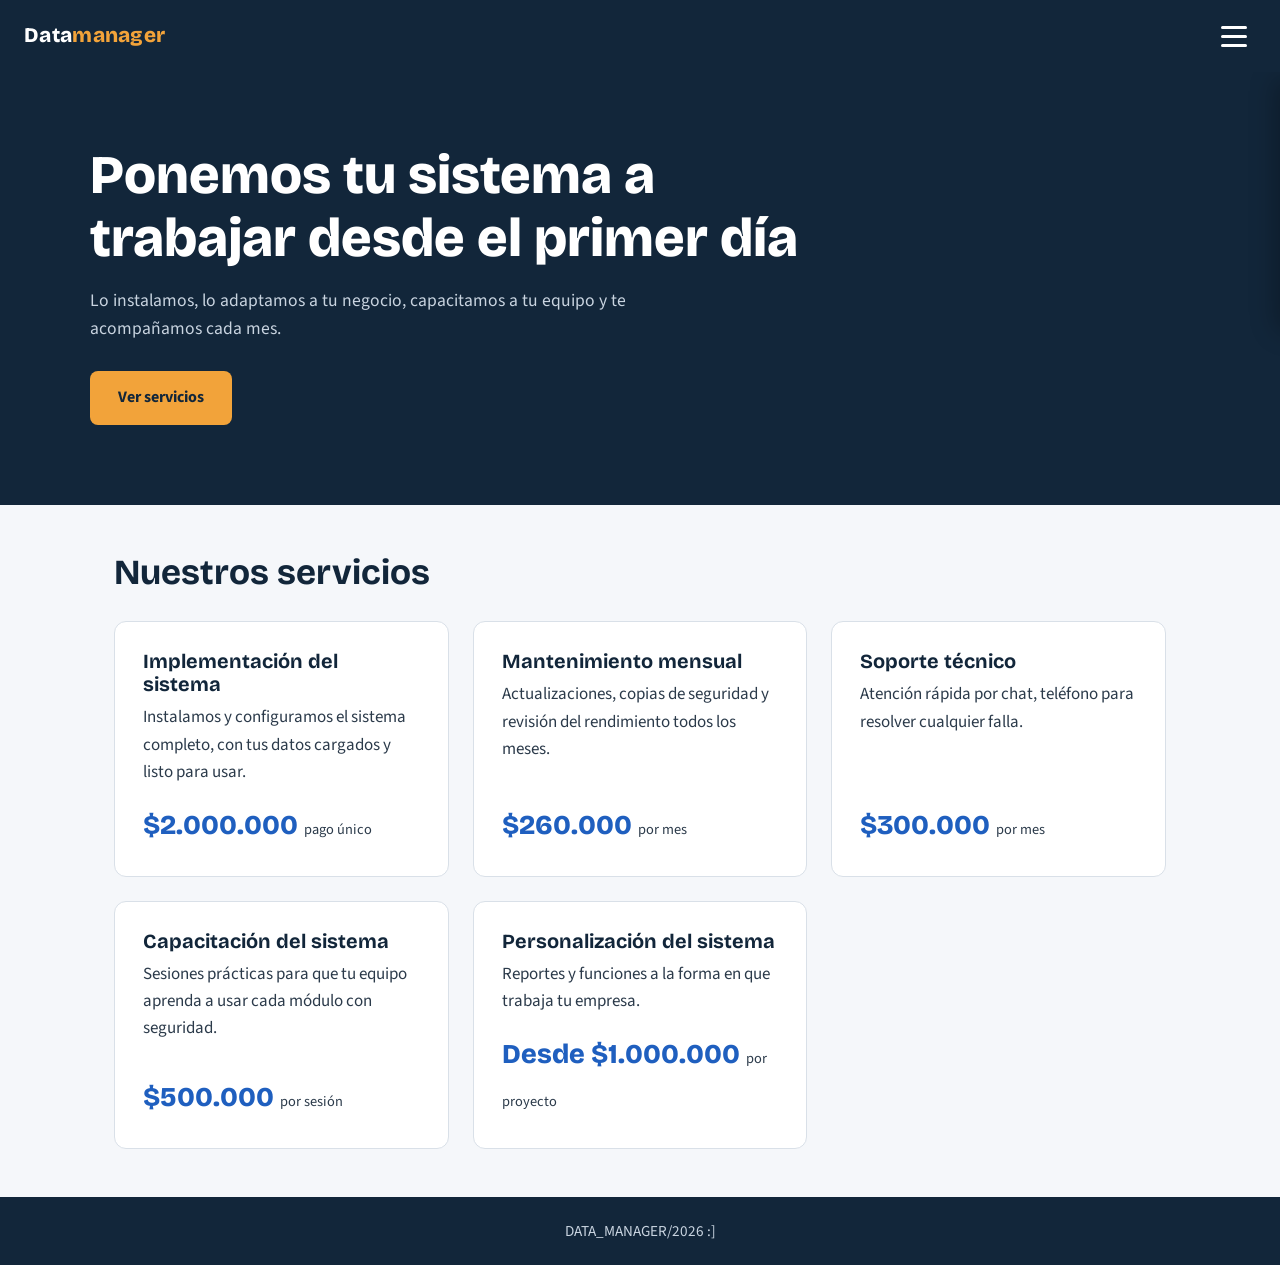
<file: index.html>
<!DOCTYPE html>
<html lang="es">
<head>
<meta charset="UTF-8">
<meta name="viewport" content="width=device-width, initial-scale=1">
<title>Datamanager</title>
<link rel="preconnect" href="https://fonts.googleapis.com">
<link href="https://fonts.googleapis.com/css2?family=Bricolage+Grotesque:wght@500;700;800&family=Source+Sans+3:wght@400;600&display=swap" rel="stylesheet">
<link rel="stylesheet" href="styles.css">
</head>
<body>

<header>
  <a class="logo" href="index.html">Data<span>manager</span></a>
  <button class="burger" id="burger" aria-label="Abrir menú" aria-expanded="false">
    <span></span><span></span><span></span>
  </button>
</header>

<nav class="menu" id="menu">
  <a href="index.html" class="activo">Inicio</a>
  <a href="nosotros.html">Más de nosotros</a>
  <a href="integrantes.html">Integrantes</a>
  <a href="ubicacion.html">Ubicación</a>
</nav>

<main>
  <div class="hero">
    <div class="interno">
      <h1>Ponemos tu sistema a trabajar desde el primer día</h1>
      <p>Lo instalamos, lo adaptamos a tu negocio, capacitamos a tu equipo y te acompañamos cada mes.</p>
      <a href="#servicios" class="btn">Ver servicios</a>
    </div>
  </div>

  <div class="contenedor" id="servicios">
    <h2 class="titulo-sec">Nuestros servicios</h2>
    <div class="grid">
      <article class="servicio">
        <h3>Implementación del sistema</h3>
        <p>Instalamos y configuramos el sistema completo, con tus datos cargados y listo para usar.</p>
        <div class="precio">$2.000.000 <small>pago único</small></div>
      </article>
      <article class="servicio">
        <h3>Mantenimiento mensual</h3>
        <p>Actualizaciones, copias de seguridad y revisión del rendimiento todos los meses.</p>
        <div class="precio">$260.000 <small>por mes</small></div>
      </article>
      <article class="servicio">
        <h3>Soporte técnico</h3>
        <p>Atención rápida por chat, teléfono para resolver cualquier falla.</p>
        <div class="precio">$300.000 <small>por mes</small></div>
      </article>
      <article class="servicio">
        <h3>Capacitación del sistema</h3>
        <p>Sesiones prácticas para que tu equipo aprenda a usar cada módulo con seguridad.</p>
        <div class="precio">$500.000 <small>por sesión</small></div>
      </article>
      <article class="servicio">
        <h3>Personalización del sistema</h3>
        <p>Reportes y funciones a la forma en que trabaja tu empresa.</p>
        <div class="precio">Desde $1.000.000 <small>por proyecto</small></div>
      </article>
    </div>
</main>

<footer>DATA_MANAGER/2026 :] </footer>
<script src="script.js"></script>
</body>
</html>
</file>
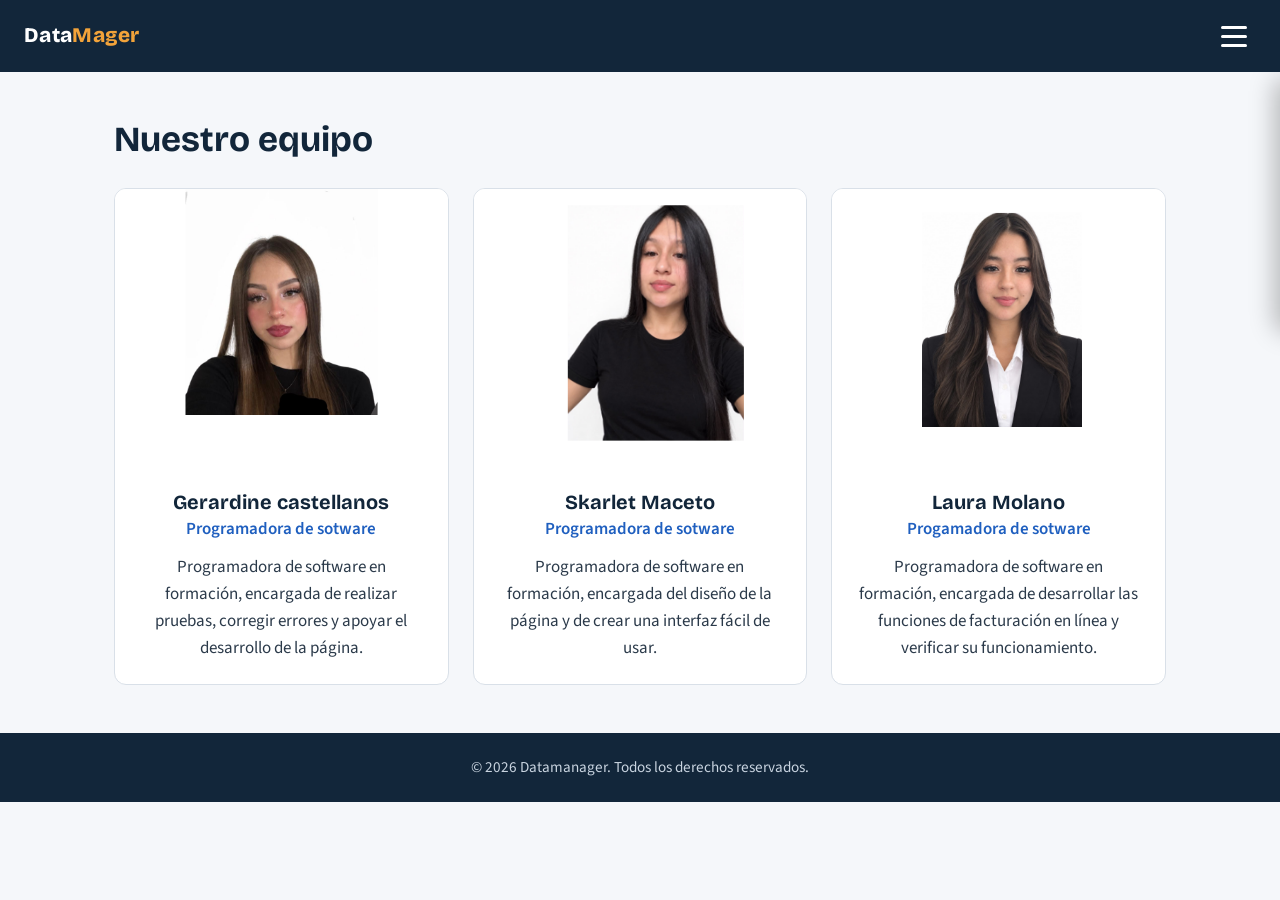
<file: integrantes.html>
<!DOCTYPE html>
<html lang="es">
<head>
<meta charset="UTF-8">
<meta name="viewport" content="width=device-width, initial-scale=1">
<title>Datamanager - Integrantes</title>
<link rel="preconnect" href="https://fonts.googleapis.com">
<link href="https://fonts.googleapis.com/css2?family=Bricolage+Grotesque:wght@500;700;800&family=Source+Sans+3:wght@400;600&display=swap" rel="stylesheet">
<link rel="stylesheet" href="styles.css">
</head>
<body>

<header>
  <a class="logo" href="index.html">Data<span>Mager</span></a>
  <button class="burger" id="burger" aria-label="Abrir menú" aria-expanded="false">
    <span></span><span></span><span></span>
  </button>
</header>

<nav class="menu" id="menu">
  <a href="index.html">Inicio</a>
  <a href="nosotros.html">Más de nosotros</a>
  <a href="integrantes.html" class="activo">Integrantes</a>
  <a href="ubicacion.html">Ubicación</a>
</nav>

<main>
  <div class="contenedor">
    <h2 class="titulo-sec">Nuestro equipo</h2>
    <div class="grid">
      <article class="miembro">
        <img src="geral.png">
        <div class="datos">
          <h3>Gerardine castellanos</h3>
          <div class="cargo">Programadora de sotware</div>
          <p>Programadora de software en formación, encargada de realizar pruebas, corregir errores y apoyar el desarrollo de la página.</p>
        </div>
      </article>
      <article class="miembro">
        <img src="nataly.png" alt="Foto del integrante 2">
        <div class="datos">
          <h3>Skarlet Maceto</h3>
          <div class="cargo">Programadora de sotware</div>
          <p>Programadora de software en formación, encargada del diseño de la página y de crear una interfaz fácil de usar.</p>
        </div>
      </article>
      <article class="miembro">
        <img src="laura.png" alt="Foto del integrante 3">
        <div class="datos">
          <h3>Laura Molano</h3>
          <div class="cargo">Progamadora de sotware</div>
          <p>Programadora de software en formación, encargada de desarrollar las funciones de facturación en línea y verificar su funcionamiento.</p>
        </div>
      </article>
    </div>
  </div>
</main>

<footer>© 2026 Datamanager. Todos los derechos reservados.</footer>
<script src="script.js"></script>
</body>
</html>
</file>
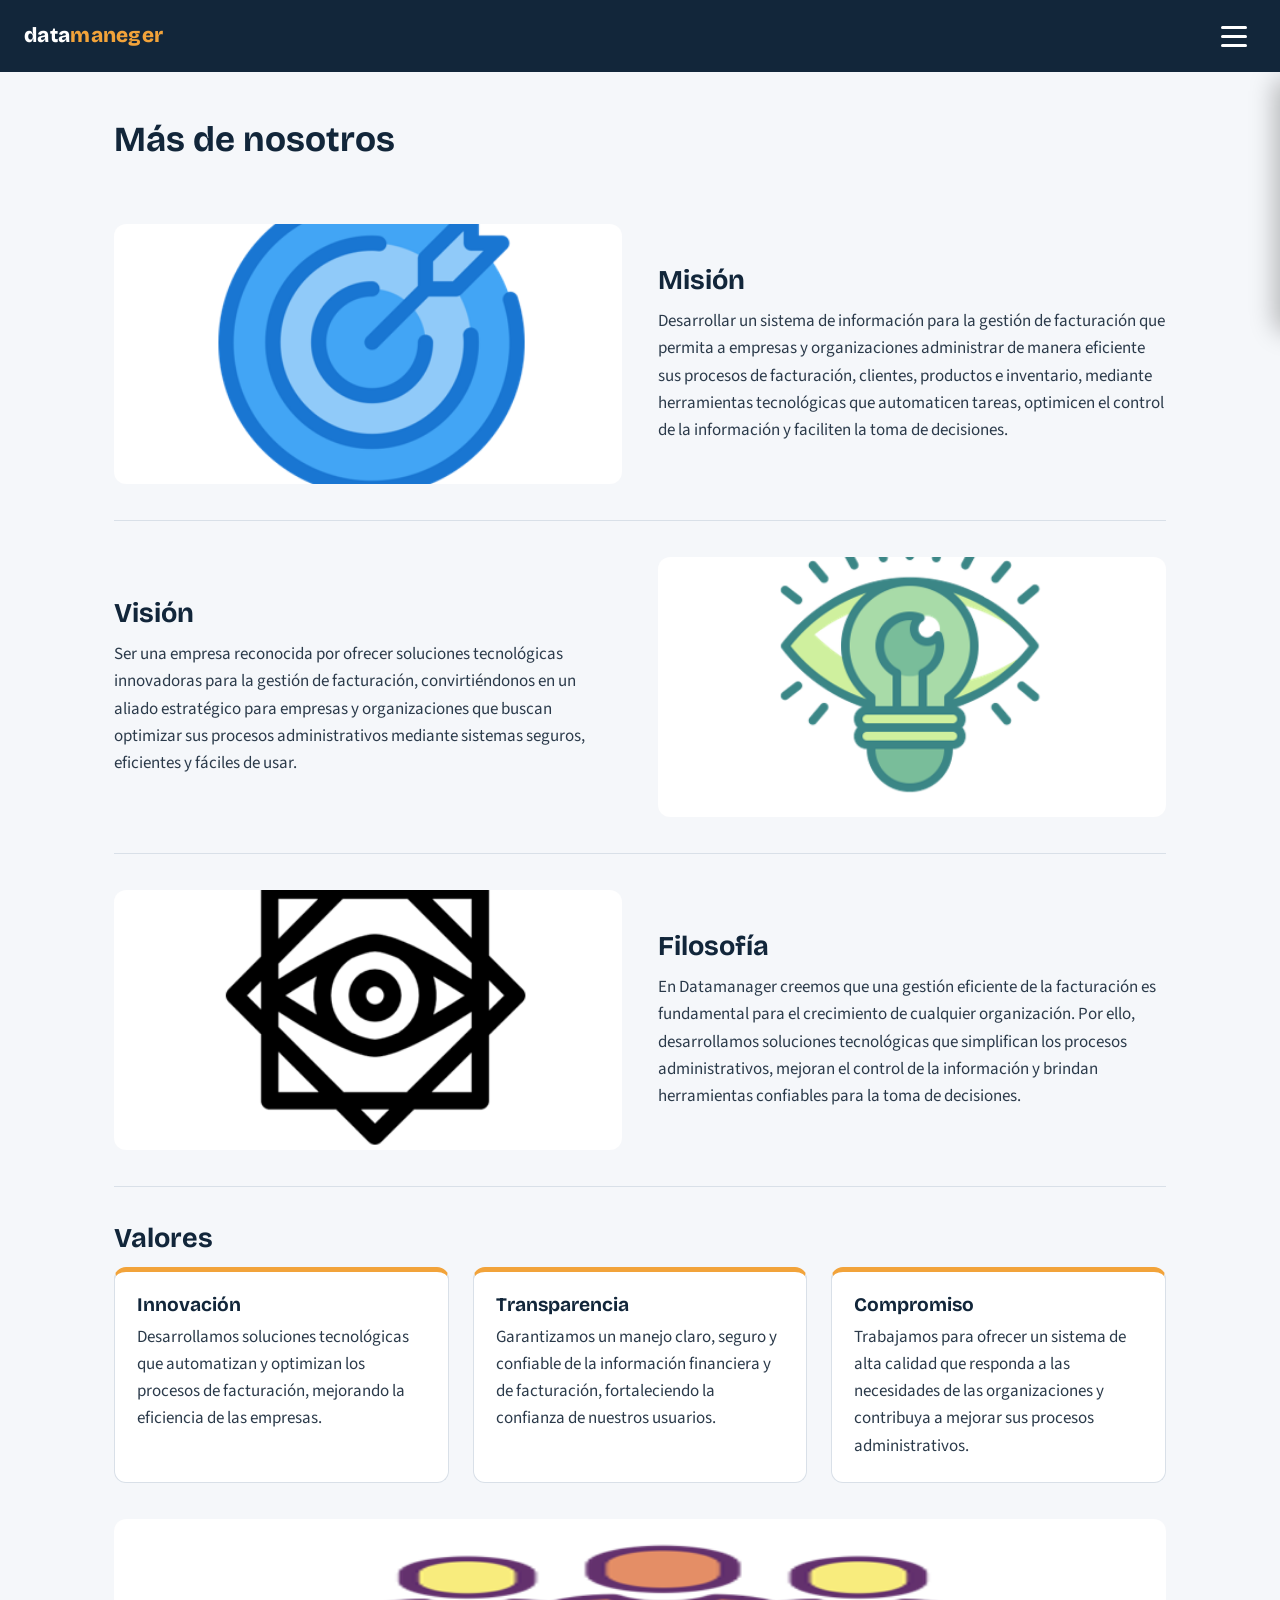
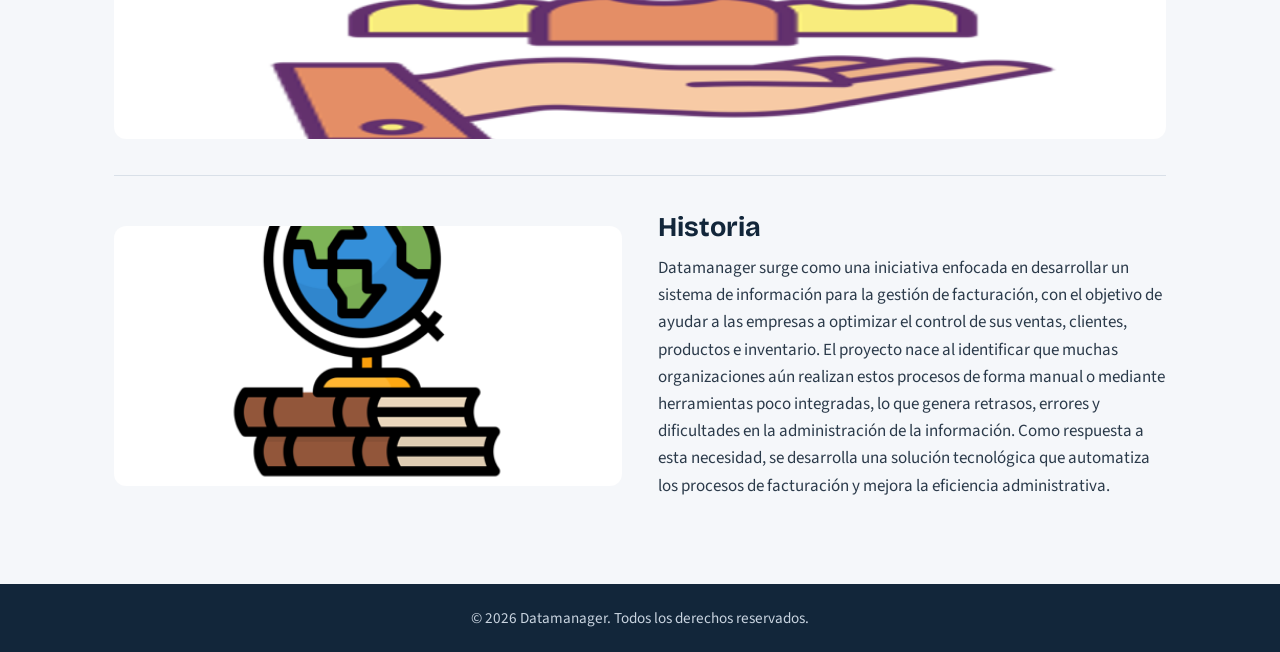
<file: nosotros.html>
<!DOCTYPE html>
<html lang="es">
<head>
<meta charset="UTF-8">
<meta name="viewport" content="width=device-width, initial-scale=1">
<title>Datamanager - Más de nosotros</title>
<link rel="preconnect" href="https://fonts.googleapis.com">
<link href="https://fonts.googleapis.com/css2?family=Bricolage+Grotesque:wght@500;700;800&family=Source+Sans+3:wght@400;600&display=swap" rel="stylesheet">
<link rel="stylesheet" href="styles.css">
</head>
<body>

<header>
  <a class="logo" href="index.html">data<span>maneger</span></a>
  <button class="burger" id="burger" aria-label="Abrir menú" aria-expanded="false">
    <span></span><span></span><span></span>
  </button>
</header>

<nav class="menu" id="menu">
  <a href="index.html">Inicio</a>
  <a href="nosotros.html" class="activo">Más de nosotros</a>
  <a href="integrantes.html">Integrantes</a>
  <a href="ubicacion.html">Ubicación</a>
</nav>

<main>
  <div class="contenedor">
    <h2 class="titulo-sec">Más de nosotros</h2>

    <div class="bloque">
      <div>
        <h2>Misión</h2>
        <p>Desarrollar un sistema de información para la gestión de facturación que permita a empresas y organizaciones administrar de manera eficiente sus procesos de facturación, clientes, productos e inventario, mediante herramientas tecnológicas que automaticen tareas, optimicen el control de la información y faciliten la toma de decisiones.</p>
      </div>
      <div class="bloque-img"><img src="mision.png" alt="Imagen de Misión"></div>
    </div>

    <div class="bloque">
      <div>
        <h2>Visión</h2>
        <p>Ser una empresa reconocida por ofrecer soluciones tecnológicas innovadoras para la gestión de facturación, convirtiéndonos en un aliado estratégico para empresas y organizaciones que buscan optimizar sus procesos administrativos mediante sistemas seguros, eficientes y fáciles de usar.</p>
      </div>
      <div class="bloque-img"><img src="vision.png" alt="Imagen de Visión"></div>
    </div>

    <div class="bloque">
      <div>
        <h2>Filosofía</h2>
        <p>En Datamanager creemos que una gestión eficiente de la facturación es fundamental para el crecimiento de cualquier organización. Por ello, desarrollamos soluciones tecnológicas que simplifican los procesos administrativos, mejoran el control de la información y brindan herramientas confiables para la toma de decisiones.</p>
      </div>
      <div class="bloque-img"><img src="filosofia.png" alt="Imagen de Filosofía"></div>
    </div>

    <div class="bloque bloque-valores">
      <div>
        <h2>Valores</h2>
        <div class="valores-fila">
          <div class="valor">
            <h3>Innovación</h3>
            <p>Desarrollamos soluciones tecnológicas que automatizan y optimizan los procesos de facturación, mejorando la eficiencia de las empresas.</p>
          </div>
          <div class="valor">
            <h3>Transparencia</h3>
            <p>Garantizamos un manejo claro, seguro y confiable de la información financiera y de facturación, fortaleciendo la confianza de nuestros usuarios.</p>
          </div>
          <div class="valor">
            <h3>Compromiso</h3>
            <p>Trabajamos para ofrecer un sistema de alta calidad que responda a las necesidades de las organizaciones y contribuya a mejorar sus procesos administrativos.</p>
          </div>
        </div>
      </div>
      <div class="bloque-img"><img src="valores.png
        " alt="Imagen de Valores"></div>
    </div>

    <div class="bloque">
      <div>
        <h2>Historia</h2>
        <p>Datamanager surge como una iniciativa enfocada en desarrollar un sistema de información para la gestión de facturación, con el objetivo de ayudar a las empresas a optimizar el control de sus ventas, clientes, productos e inventario. El proyecto nace al identificar que muchas organizaciones aún realizan estos procesos de forma manual o mediante herramientas poco integradas, lo que genera retrasos, errores y dificultades en la administración de la información. Como respuesta a esta necesidad, se desarrolla una solución tecnológica que automatiza los procesos de facturación y mejora la eficiencia administrativa.</p>
      </div>
      <div class="bloque-img"><img src="historia.png" alt="Imagen de Historia"></div>
    </div>
  </div>
</main>

<footer>© 2026 Datamanager. Todos los derechos reservados.</footer>
<script src="script.js"></script>
</body>
</html>
</file>
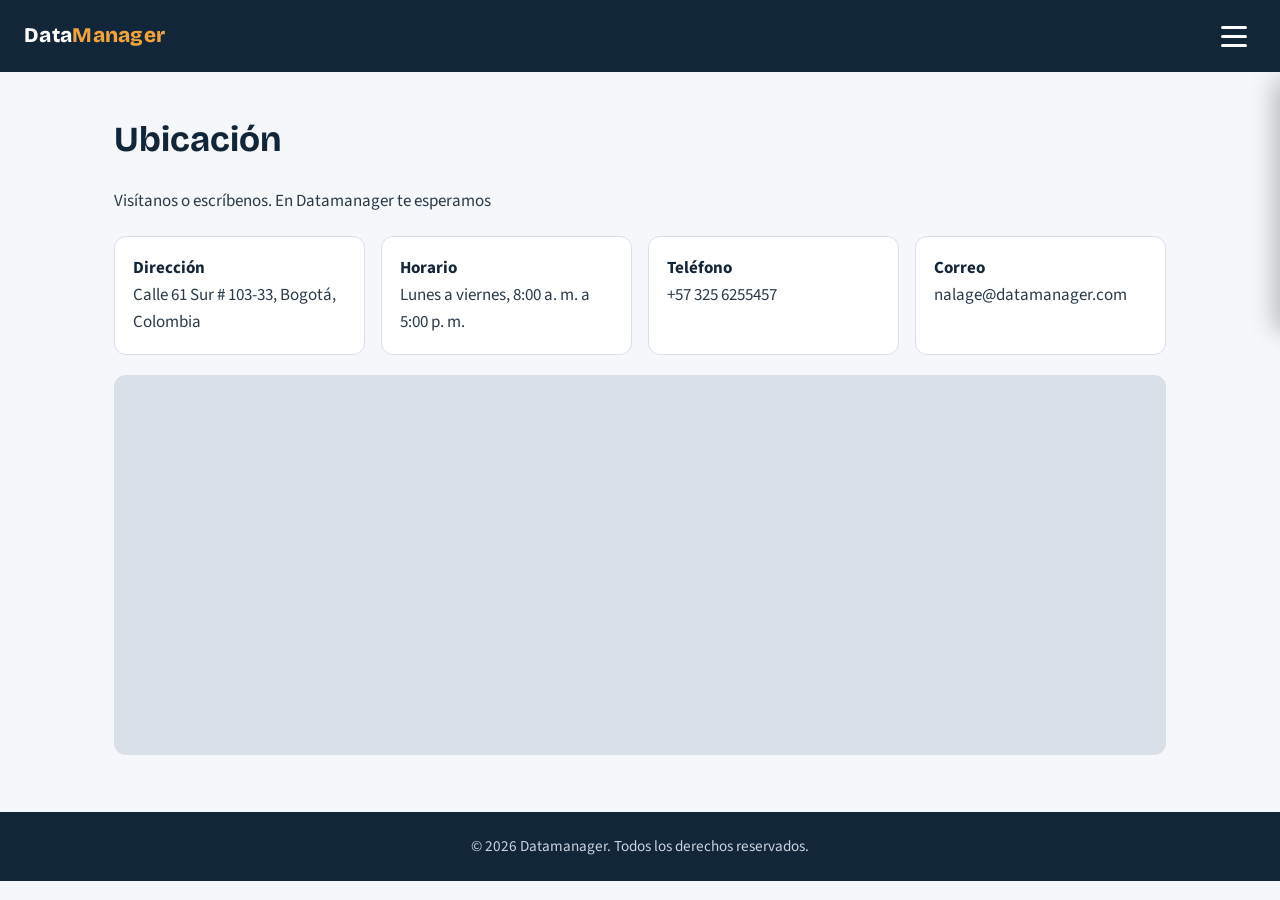
<file: ubicacion.html>
<!DOCTYPE html>
<html lang="es">
<head>
<meta charset="UTF-8">
<meta name="viewport" content="width=device-width, initial-scale=1">
<title>Datamanager - Ubicación</title>
<link rel="preconnect" href="https://fonts.googleapis.com">
<link href="https://fonts.googleapis.com/css2?family=Bricolage+Grotesque:wght@500;700;800&family=Source+Sans+3:wght@400;600&display=swap" rel="stylesheet">
<link rel="stylesheet" href="styles.css">
</head>
<body>

<header>
  <a class="logo" href="index.html">Data<span>Manager</span></a>
  <button class="burger" id="burger" aria-label="Abrir menú" aria-expanded="false">
    <span></span><span></span><span></span>
  </button>
</header>

<nav class="menu" id="menu">
  <a href="index.html">Inicio</a>
  <a href="nosotros.html">Más de nosotros</a>
  <a href="integrantes.html">Integrantes</a>
  <a href="ubicacion.html" class="activo">Ubicación</a>
</nav>

<main>
  <div class="contenedor">
    <h2 class="titulo-sec">Ubicación</h2>
    <p>Visítanos o escríbenos. En Datamanager te esperamos</p>
    <div class="contacto">
      <div><strong>Dirección</strong>Calle 61 Sur # 103-33, Bogotá, Colombia</div>
      <div><strong>Horario</strong>Lunes a viernes, 8:00 a. m. a 5:00 p. m.</div>
      <div><strong>Teléfono</strong>+57 325 6255457</div>
      <div><strong>Correo</strong>nalage@datamanager.com</div>
    </div>
    <iframe class="mapa" title="Mapa de ubicación" loading="lazy"
      src="https://www.google.com/maps?q=Bogot%C3%A1,Colombia&output=embed"></iframe>
  </div>
</main>

<footer>© 2026 Datamanager. Todos los derechos reservados.</footer>
<script src="script.js"></script>
</body>
</html>
</file>
<file: styles.css>
:root{
  --ink:#12263A;
  --azul:#1F5FBF;
  --ambar:#F2A33A;
  --fondo:#F5F7FA;
  --blanco:#FFFFFF;
  --texto:#2B3A4A;
  --borde:#D9E0E8;
}
*{box-sizing:border-box;margin:0;padding:0}
html{scroll-behavior:smooth}
body{font-family:'Source Sans 3',Arial,sans-serif;background:var(--fondo);color:var(--texto);line-height:1.6;font-size:17px}
h1,h2,h3{font-family:'Bricolage Grotesque',Arial,sans-serif;color:var(--ink);line-height:1.15}
img{max-width:100%;display:block}

/* ---------- Barra superior y menú hamburguesa ---------- */
header{position:sticky;top:0;z-index:20;background:var(--ink);color:#fff;display:flex;align-items:center;justify-content:space-between;padding:14px 24px}
.logo{font-family:'Bricolage Grotesque',Arial,sans-serif;font-weight:800;font-size:1.3rem;letter-spacing:.3px;color:#fff;text-decoration:none}
.logo span{color:var(--ambar)}
.burger{background:none;border:0;cursor:pointer;width:44px;height:44px;display:flex;flex-direction:column;justify-content:center;align-items:center;gap:6px;border-radius:8px}
.burger span{width:26px;height:3px;background:#fff;border-radius:2px;transition:transform .25s,opacity .25s}
.burger.abierto span:nth-child(1){transform:translateY(9px) rotate(45deg)}
.burger.abierto span:nth-child(2){opacity:0}
.burger.abierto span:nth-child(3){transform:translateY(-9px) rotate(-45deg)}
.burger:focus-visible,.menu a:focus-visible,.btn:focus-visible{outline:3px solid var(--ambar);outline-offset:2px}

.menu{position:fixed;top:72px;right:0;width:min(300px,100%);background:var(--ink);padding:12px 0 20px;transform:translateX(100%);transition:transform .3s;z-index:19;border-bottom-left-radius:14px;box-shadow:-6px 8px 24px rgba(0,0,0,.25)}
.menu.abierto{transform:translateX(0)}
.menu a{display:block;color:#fff;text-decoration:none;padding:14px 28px;font-weight:600;border-left:4px solid transparent}
.menu a:hover,.menu a.activo{background:rgba(255,255,255,.08);border-left-color:var(--ambar)}

.contenedor{max-width:1100px;margin:0 auto;padding:48px 24px}

/* ---------- Inicio ---------- */
.hero{background:var(--ink);color:#fff;padding:72px 24px 80px}
.hero .interno{max-width:1100px;margin:0 auto}
.hero h1{color:#fff;font-size:clamp(2rem,5vw,3.4rem);font-weight:800;max-width:720px}
.hero p{max-width:560px;margin-top:18px;color:#C9D4E0;font-size:1.1rem}
.btn{display:inline-block;margin-top:28px;background:var(--ambar);color:var(--ink);font-weight:700;padding:14px 28px;border-radius:8px;text-decoration:none;border:0;cursor:pointer;font-size:1rem;font-family:inherit}
.btn:hover{background:#ffb84f}

.grid{display:grid;grid-template-columns:repeat(auto-fit,minmax(250px,1fr));gap:24px}
.servicio{background:var(--blanco);border:1px solid var(--borde);border-radius:12px;padding:28px;display:flex;flex-direction:column}
.servicio h3{font-size:1.25rem;margin-bottom:8px}
.servicio p{flex:1;margin-bottom:18px}
.precio{font-family:'Bricolage Grotesque',Arial,sans-serif;font-weight:800;font-size:1.7rem;color:var(--azul)}
.precio small{font-family:'Source Sans 3',Arial,sans-serif;font-weight:400;font-size:.9rem;color:var(--texto)}
.titulo-sec{font-size:clamp(1.6rem,3vw,2.2rem);margin-bottom:28px}

.mas{text-align:center;margin-top:36px}
.mas .btn{background:var(--ink);color:#fff;margin-top:0}
.mas .btn:hover{background:var(--azul)}

#todos{display:none;margin-top:40px;padding-top:32px;border-top:2px solid var(--ink)}
#todos.visible{display:block}
#todos .servicio{border-left:5px solid var(--ambar)}
#todos ul{margin:0 0 18px 18px;flex:1}
#todos li{margin-bottom:4px}

/* ---------- Más de nosotros ---------- */
.bloque{display:grid;grid-template-columns:1fr 1fr;gap:36px;align-items:center;padding:36px 0;border-bottom:1px solid var(--borde)}
.bloque:last-child{border-bottom:0}
.bloque:nth-child(even) .bloque-img{order:-1}
.bloque h2{font-size:1.7rem;margin-bottom:12px}
.bloque-img img{width:100%;height:260px;object-fit:cover;border-radius:12px;background:var(--borde)}

/* ---------- Integrantes ---------- */
.miembro{background:var(--blanco);border:1px solid var(--borde);border-radius:12px;overflow:hidden;text-align:center}
.miembro img{width:100%;height:280px;object-fit:cover;background:var(--borde)}
.miembro .datos{padding:22px}
.miembro h3{font-size:1.25rem}
.cargo{color:var(--azul);font-weight:600;margin:2px 0 10px}

/* ---------- Ubicación ---------- */
.mapa{width:100%;height:380px;border:0;border-radius:12px;margin-top:20px;background:var(--borde)}
.contacto{display:grid;grid-template-columns:repeat(auto-fit,minmax(220px,1fr));gap:16px;margin-top:20px}
.contacto div{background:var(--blanco);border:1px solid var(--borde);border-radius:12px;padding:18px}
.contacto strong{display:block;color:var(--ink)}

footer{background:var(--ink);color:#C9D4E0;text-align:center;padding:22px;font-size:.95rem}

@media (max-width:760px){
  .bloque{grid-template-columns:1fr}
  .bloque:nth-child(even) .bloque-img{order:0}
  .bloque-img img{height:200px}
}
@media (prefers-reduced-motion:reduce){
  *{transition:none!important}
}

/* ---------- Valores en fila ---------- */
.bloque-valores{
  grid-template-columns:1fr;
}
.bloque-valores .bloque-img{
  order:0;
}
.bloque-valores .bloque-img img{
  height:220px;
}
.valores-fila{
  display:grid;
  grid-template-columns:repeat(3,1fr);
  gap:24px;
  margin-top:8px;
}
.valor{
  background:var(--blanco);
  border:1px solid var(--borde);
  border-top:5px solid var(--ambar);
  border-radius:12px;
  padding:22px;
}
.valor h3{
  font-size:1.2rem;
  margin-bottom:8px;
}
@media (max-width:760px){
  .valores-fila{
    grid-template-columns:1fr;
  }
}
</file>
